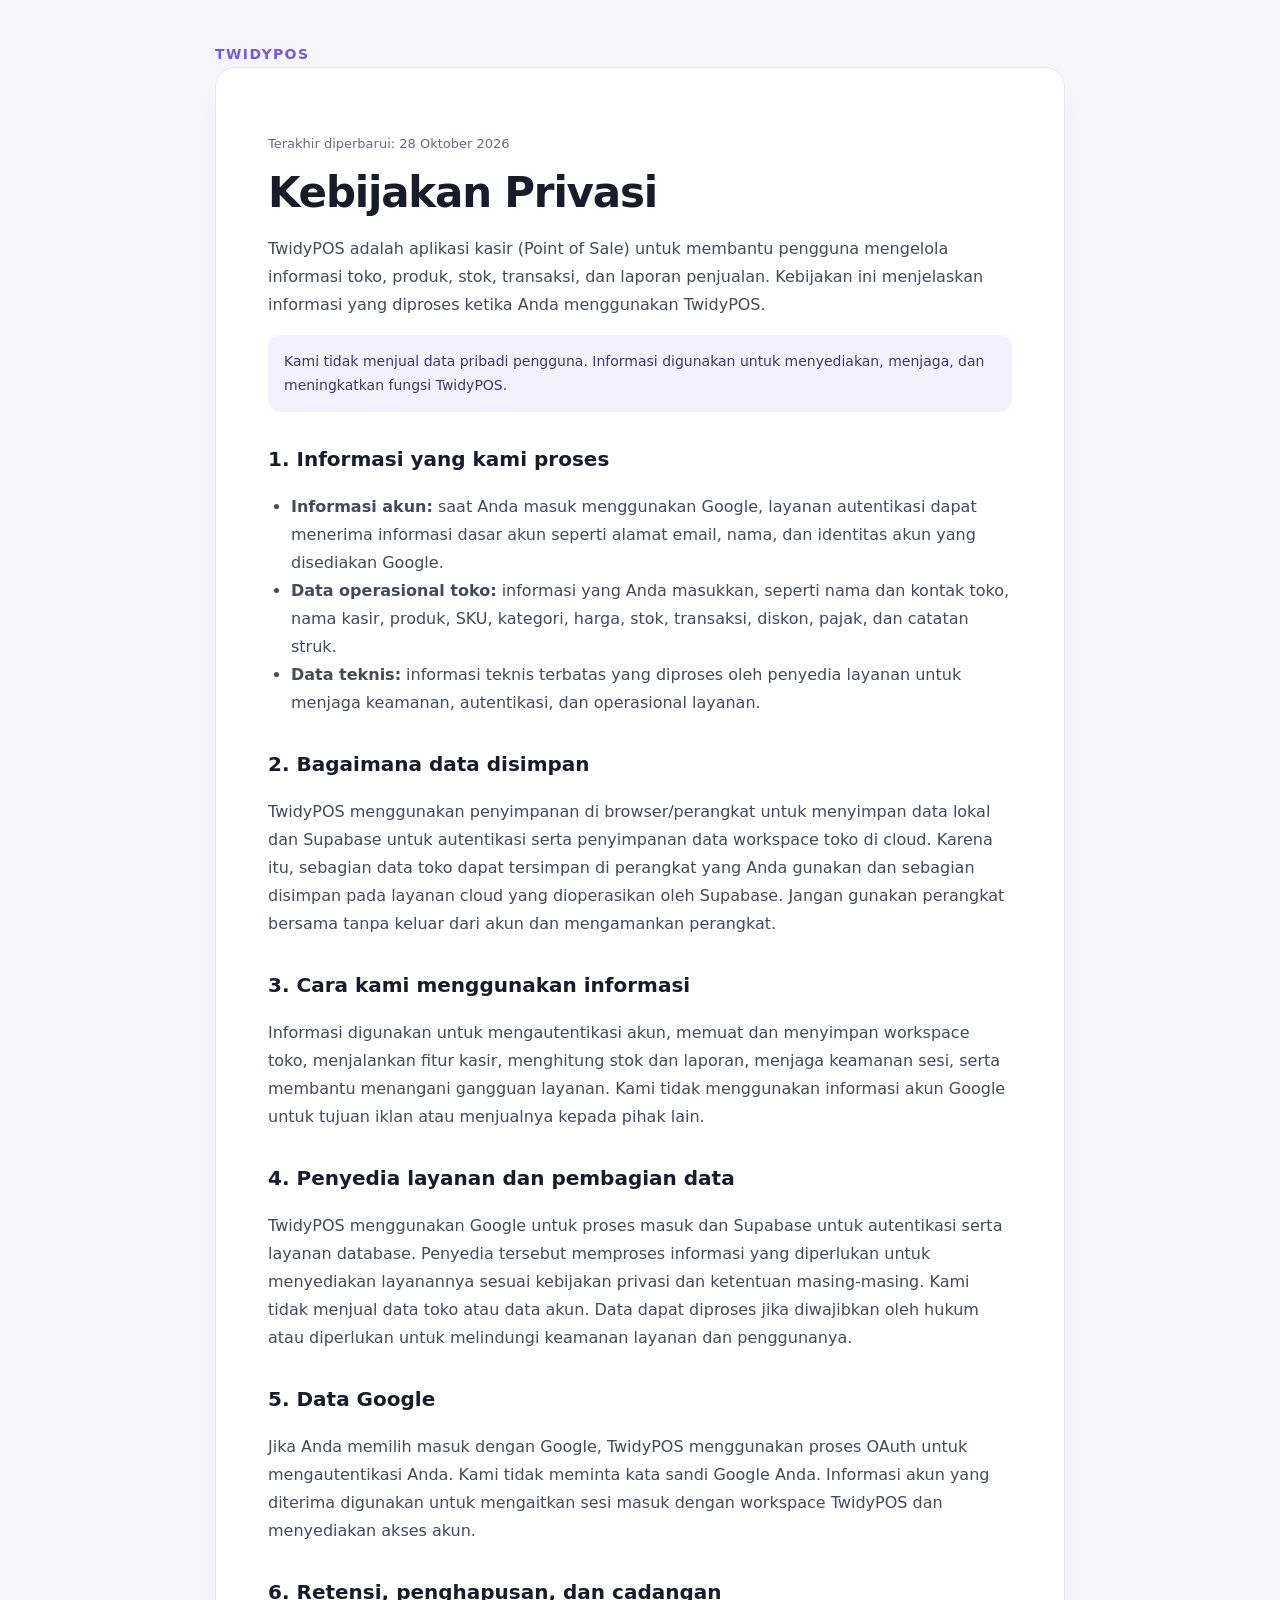
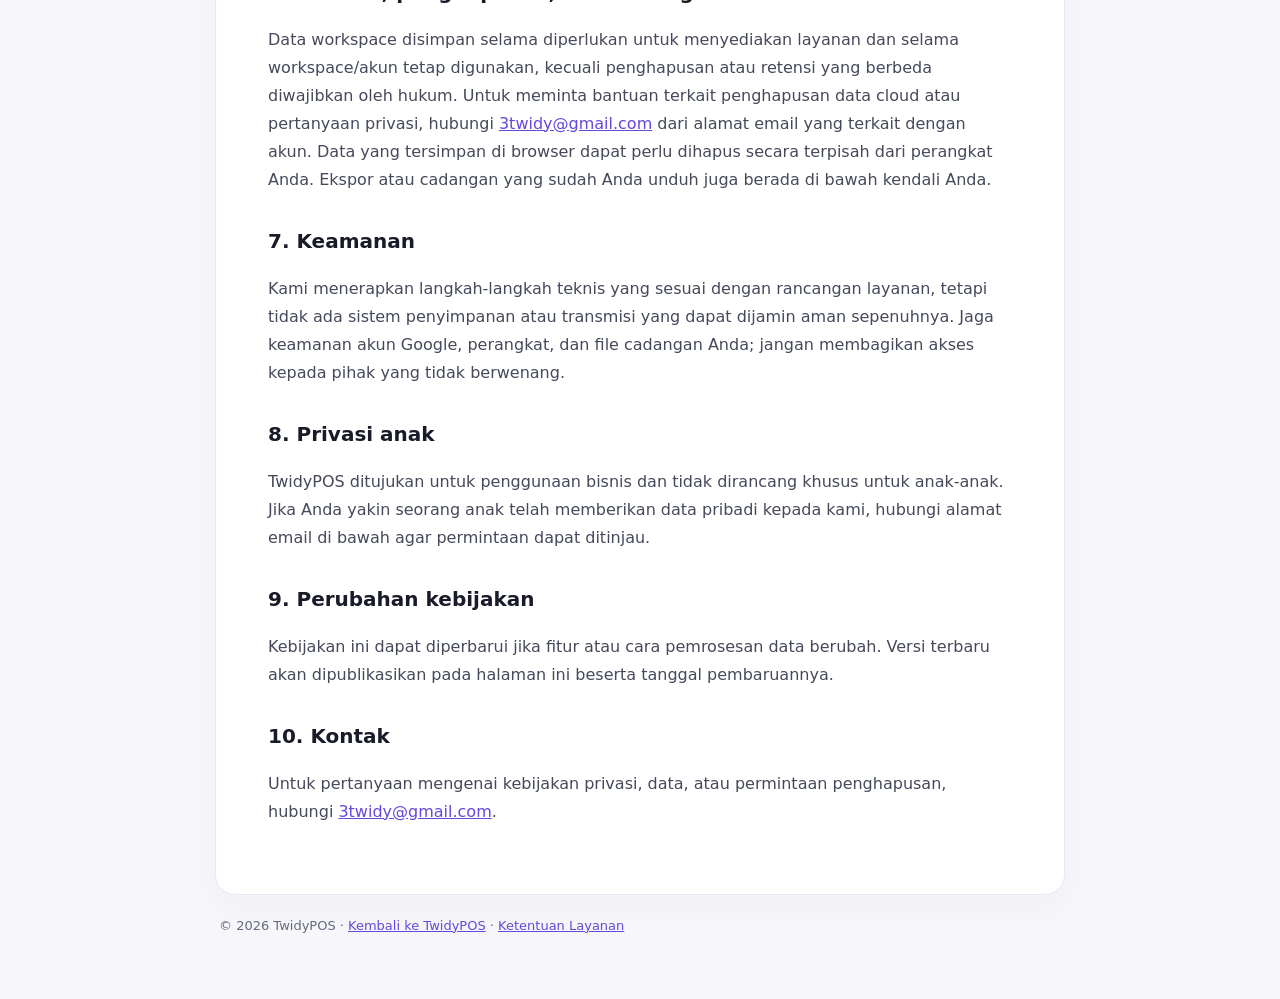
<file: privacy/index.html>
<!doctype html>
<html lang="id">
<head>
<meta charset="utf-8"><meta name="viewport" content="width=device-width,initial-scale=1">
<meta name="robots" content="index,follow"><meta name="theme-color" content="#171827">
<title>Kebijakan Privasi — TwidyPOS</title>
<style>
:root{color-scheme:light;--ink:#191b29;--muted:#666b7c;--line:#e8e8f0;--purple:#7658ef;--bg:#f7f7fb}*{box-sizing:border-box}body{margin:0;background:var(--bg);color:var(--ink);font:16px/1.75 system-ui,-apple-system,Segoe UI,sans-serif}.wrap{width:min(850px,calc(100% - 32px));margin:42px auto}.brand{font-size:14px;font-weight:800;letter-spacing:1.4px;color:var(--purple)}main{background:#fff;border:1px solid var(--line);border-radius:20px;padding:clamp(22px,5vw,52px);box-shadow:0 12px 40px #20243a08}h1{font-size:clamp(30px,5vw,42px);line-height:1.2;letter-spacing:-1.2px;margin:12px 0}h2{font-size:20px;margin:30px 0 8px}p,li{color:#45495a}a{color:#6548db;overflow-wrap:anywhere}.date{font-size:13px;color:var(--muted)}.notice{background:#f4f1ff;border-radius:12px;padding:14px 16px;color:#40366c;font-size:14px}footer{padding:20px 4px;color:var(--muted);font-size:13px}ul{padding-left:23px}
</style>
</head>
<body><div class="wrap"><div class="brand">TWIDYPOS</div><main>
<p class="date">Terakhir diperbarui: 28 Oktober 2026</p><h1>Kebijakan Privasi</h1>
<p>TwidyPOS adalah aplikasi kasir (Point of Sale) untuk membantu pengguna mengelola informasi toko, produk, stok, transaksi, dan laporan penjualan. Kebijakan ini menjelaskan informasi yang diproses ketika Anda menggunakan TwidyPOS.</p>
<div class="notice">Kami tidak menjual data pribadi pengguna. Informasi digunakan untuk menyediakan, menjaga, dan meningkatkan fungsi TwidyPOS.</div>
<h2>1. Informasi yang kami proses</h2>
<ul><li><strong>Informasi akun:</strong> saat Anda masuk menggunakan Google, layanan autentikasi dapat menerima informasi dasar akun seperti alamat email, nama, dan identitas akun yang disediakan Google.</li><li><strong>Data operasional toko:</strong> informasi yang Anda masukkan, seperti nama dan kontak toko, nama kasir, produk, SKU, kategori, harga, stok, transaksi, diskon, pajak, dan catatan struk.</li><li><strong>Data teknis:</strong> informasi teknis terbatas yang diproses oleh penyedia layanan untuk menjaga keamanan, autentikasi, dan operasional layanan.</li></ul>
<h2>2. Bagaimana data disimpan</h2>
<p>TwidyPOS menggunakan penyimpanan di browser/perangkat untuk menyimpan data lokal dan Supabase untuk autentikasi serta penyimpanan data workspace toko di cloud. Karena itu, sebagian data toko dapat tersimpan di perangkat yang Anda gunakan dan sebagian disimpan pada layanan cloud yang dioperasikan oleh Supabase. Jangan gunakan perangkat bersama tanpa keluar dari akun dan mengamankan perangkat.</p>
<h2>3. Cara kami menggunakan informasi</h2>
<p>Informasi digunakan untuk mengautentikasi akun, memuat dan menyimpan workspace toko, menjalankan fitur kasir, menghitung stok dan laporan, menjaga keamanan sesi, serta membantu menangani gangguan layanan. Kami tidak menggunakan informasi akun Google untuk tujuan iklan atau menjualnya kepada pihak lain.</p>
<h2>4. Penyedia layanan dan pembagian data</h2>
<p>TwidyPOS menggunakan Google untuk proses masuk dan Supabase untuk autentikasi serta layanan database. Penyedia tersebut memproses informasi yang diperlukan untuk menyediakan layanannya sesuai kebijakan privasi dan ketentuan masing-masing. Kami tidak menjual data toko atau data akun. Data dapat diproses jika diwajibkan oleh hukum atau diperlukan untuk melindungi keamanan layanan dan penggunanya.</p>
<h2>5. Data Google</h2>
<p>Jika Anda memilih masuk dengan Google, TwidyPOS menggunakan proses OAuth untuk mengautentikasi Anda. Kami tidak meminta kata sandi Google Anda. Informasi akun yang diterima digunakan untuk mengaitkan sesi masuk dengan workspace TwidyPOS dan menyediakan akses akun.</p>
<h2>6. Retensi, penghapusan, dan cadangan</h2>
<p>Data workspace disimpan selama diperlukan untuk menyediakan layanan dan selama workspace/akun tetap digunakan, kecuali penghapusan atau retensi yang berbeda diwajibkan oleh hukum. Untuk meminta bantuan terkait penghapusan data cloud atau pertanyaan privasi, hubungi <a href="mailto:3twidy@gmail.com">3twidy@gmail.com</a> dari alamat email yang terkait dengan akun. Data yang tersimpan di browser dapat perlu dihapus secara terpisah dari perangkat Anda. Ekspor atau cadangan yang sudah Anda unduh juga berada di bawah kendali Anda.</p>
<h2>7. Keamanan</h2>
<p>Kami menerapkan langkah-langkah teknis yang sesuai dengan rancangan layanan, tetapi tidak ada sistem penyimpanan atau transmisi yang dapat dijamin aman sepenuhnya. Jaga keamanan akun Google, perangkat, dan file cadangan Anda; jangan membagikan akses kepada pihak yang tidak berwenang.</p>
<h2>8. Privasi anak</h2>
<p>TwidyPOS ditujukan untuk penggunaan bisnis dan tidak dirancang khusus untuk anak-anak. Jika Anda yakin seorang anak telah memberikan data pribadi kepada kami, hubungi alamat email di bawah agar permintaan dapat ditinjau.</p>
<h2>9. Perubahan kebijakan</h2>
<p>Kebijakan ini dapat diperbarui jika fitur atau cara pemrosesan data berubah. Versi terbaru akan dipublikasikan pada halaman ini beserta tanggal pembaruannya.</p>
<h2>10. Kontak</h2>
<p>Untuk pertanyaan mengenai kebijakan privasi, data, atau permintaan penghapusan, hubungi <a href="mailto:3twidy@gmail.com">3twidy@gmail.com</a>.</p>
</main><footer>© 2026 TwidyPOS · <a href="/">Kembali ke TwidyPOS</a> · <a href="/terms">Ketentuan Layanan</a></footer></div></body></html>
</file>
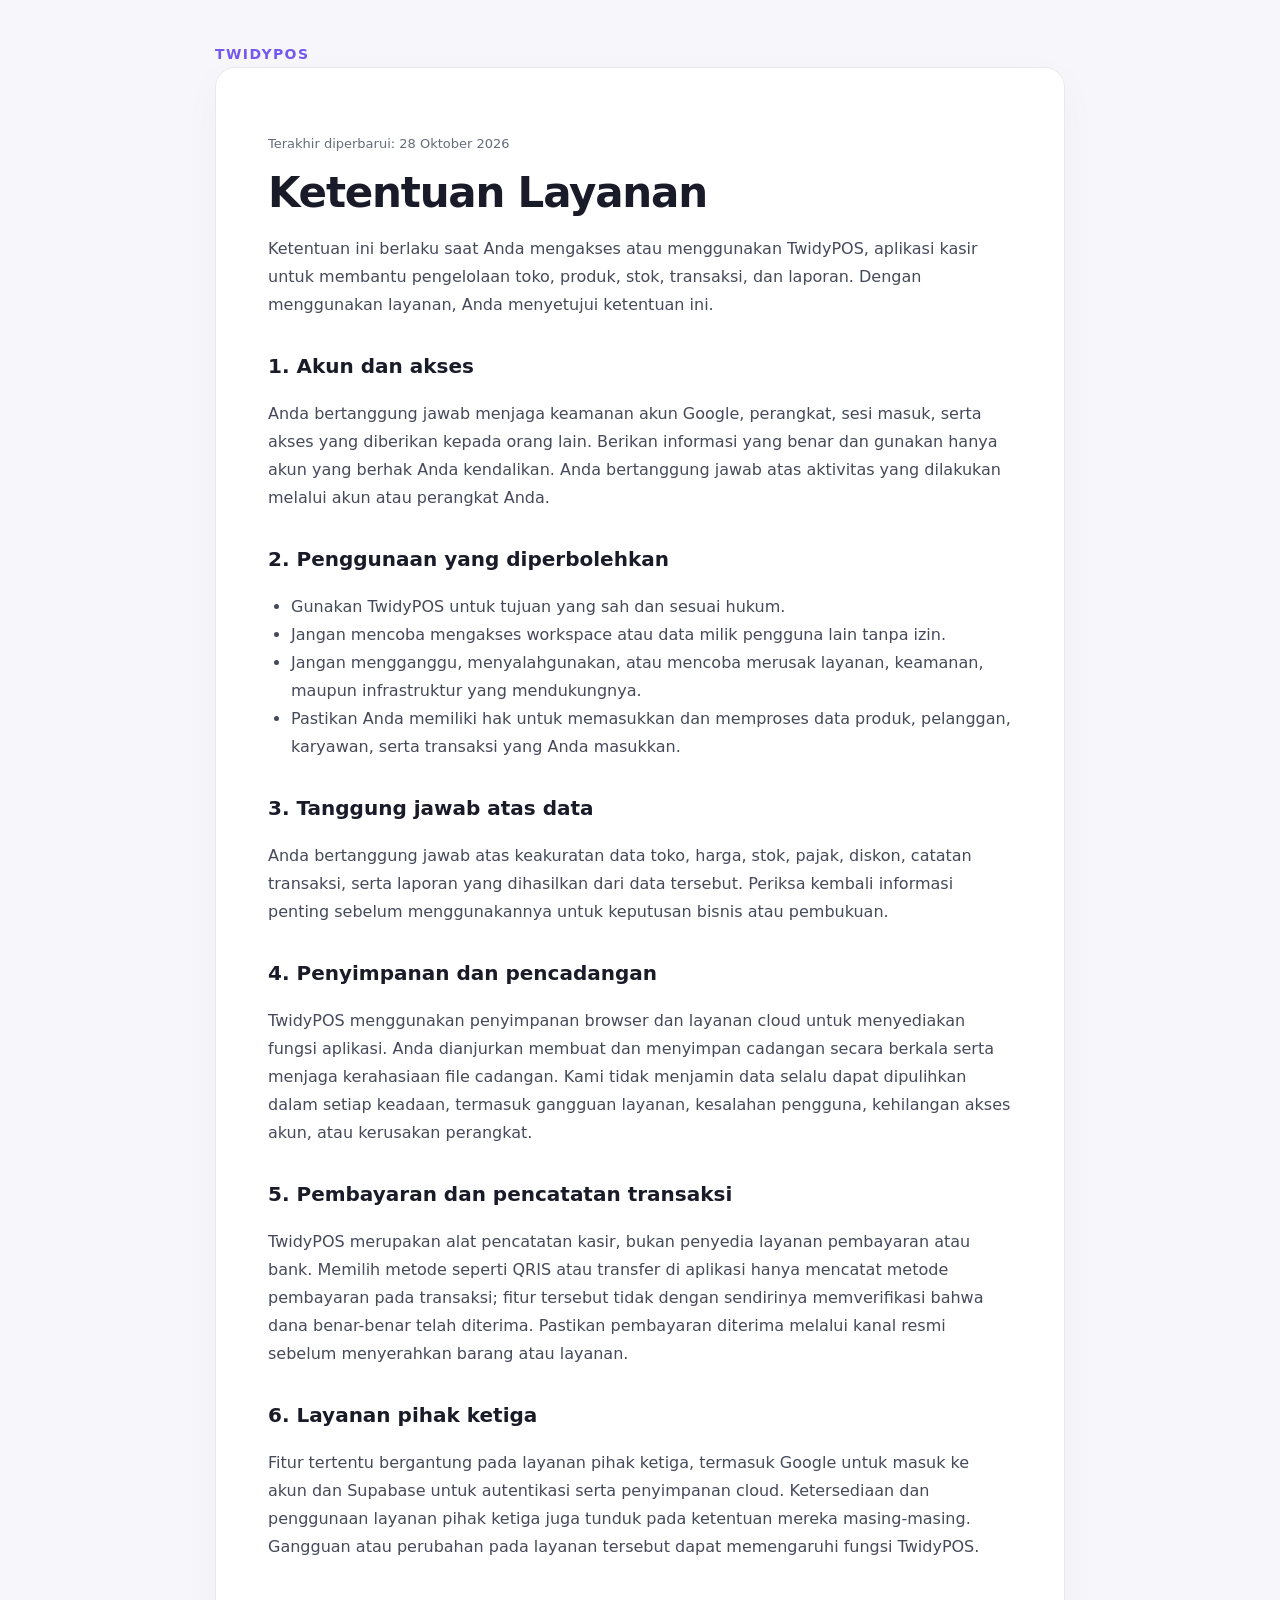
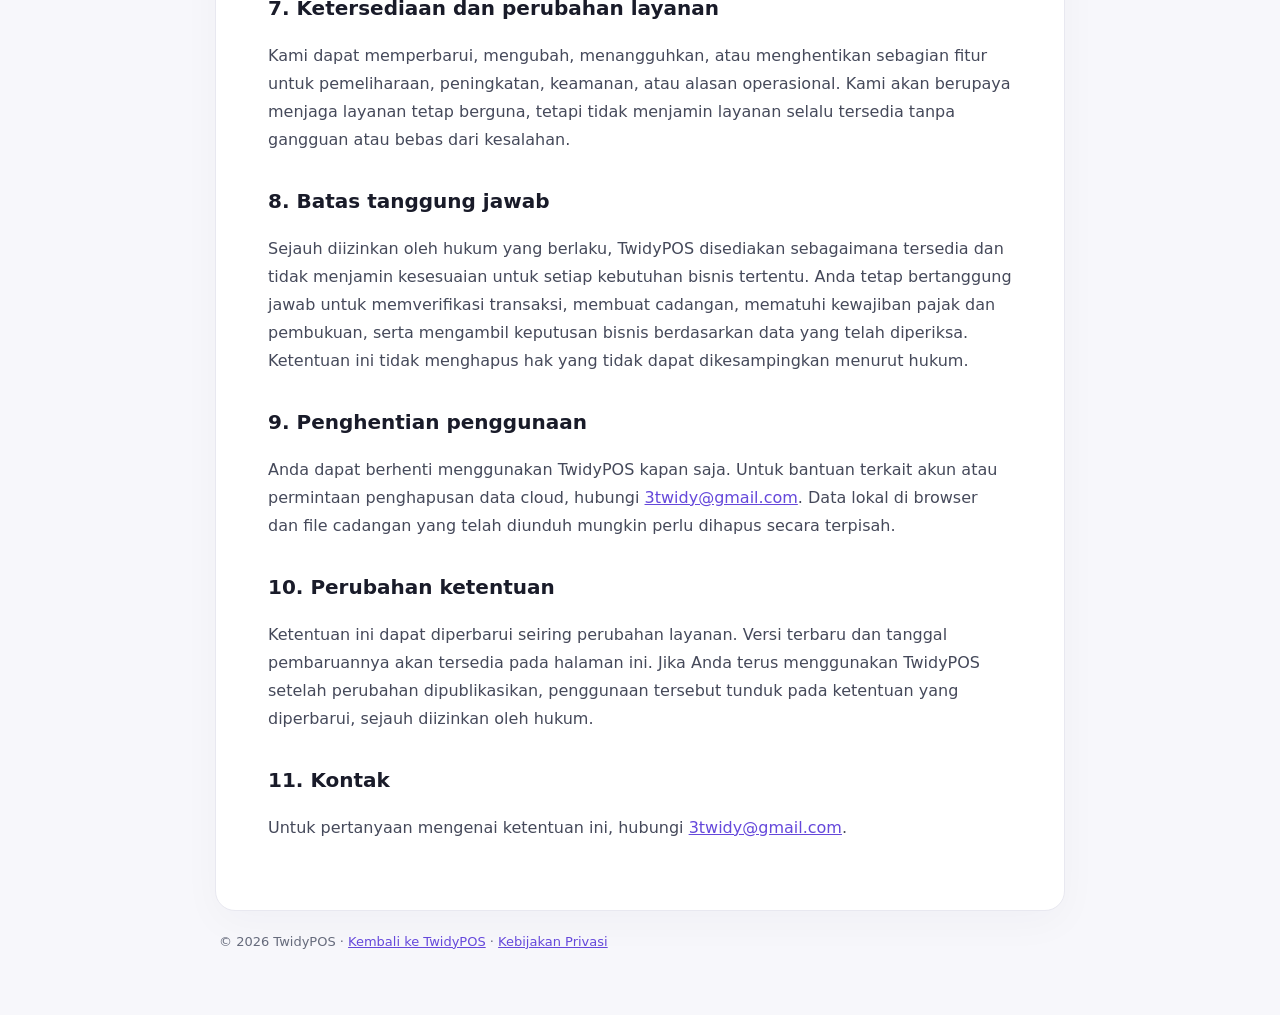
<file: terms/index.html>
<!doctype html>
<html lang="id">
<head>
<meta charset="utf-8"><meta name="viewport" content="width=device-width,initial-scale=1">
<meta name="robots" content="index,follow"><meta name="theme-color" content="#171827">
<title>Ketentuan Layanan — TwidyPOS</title>
<style>
:root{color-scheme:light;--ink:#191b29;--muted:#666b7c;--line:#e8e8f0;--purple:#7658ef;--bg:#f7f7fb}*{box-sizing:border-box}body{margin:0;background:var(--bg);color:var(--ink);font:16px/1.75 system-ui,-apple-system,Segoe UI,sans-serif}.wrap{width:min(850px,calc(100% - 32px));margin:42px auto}.brand{font-size:14px;font-weight:800;letter-spacing:1.4px;color:var(--purple)}main{background:#fff;border:1px solid var(--line);border-radius:20px;padding:clamp(22px,5vw,52px);box-shadow:0 12px 40px #20243a08}h1{font-size:clamp(30px,5vw,42px);line-height:1.2;letter-spacing:-1.2px;margin:12px 0}h2{font-size:20px;margin:30px 0 8px}p,li{color:#45495a}a{color:#6548db;overflow-wrap:anywhere}.date{font-size:13px;color:var(--muted)}.notice{background:#f4f1ff;border-radius:12px;padding:14px 16px;color:#40366c;font-size:14px}footer{padding:20px 4px;color:var(--muted);font-size:13px}ul{padding-left:23px}
</style>
</head>
<body><div class="wrap"><div class="brand">TWIDYPOS</div><main>
<p class="date">Terakhir diperbarui: 28 Oktober 2026</p><h1>Ketentuan Layanan</h1>
<p>Ketentuan ini berlaku saat Anda mengakses atau menggunakan TwidyPOS, aplikasi kasir untuk membantu pengelolaan toko, produk, stok, transaksi, dan laporan. Dengan menggunakan layanan, Anda menyetujui ketentuan ini.</p>
<h2>1. Akun dan akses</h2>
<p>Anda bertanggung jawab menjaga keamanan akun Google, perangkat, sesi masuk, serta akses yang diberikan kepada orang lain. Berikan informasi yang benar dan gunakan hanya akun yang berhak Anda kendalikan. Anda bertanggung jawab atas aktivitas yang dilakukan melalui akun atau perangkat Anda.</p>
<h2>2. Penggunaan yang diperbolehkan</h2>
<ul><li>Gunakan TwidyPOS untuk tujuan yang sah dan sesuai hukum.</li><li>Jangan mencoba mengakses workspace atau data milik pengguna lain tanpa izin.</li><li>Jangan mengganggu, menyalahgunakan, atau mencoba merusak layanan, keamanan, maupun infrastruktur yang mendukungnya.</li><li>Pastikan Anda memiliki hak untuk memasukkan dan memproses data produk, pelanggan, karyawan, serta transaksi yang Anda masukkan.</li></ul>
<h2>3. Tanggung jawab atas data</h2>
<p>Anda bertanggung jawab atas keakuratan data toko, harga, stok, pajak, diskon, catatan transaksi, serta laporan yang dihasilkan dari data tersebut. Periksa kembali informasi penting sebelum menggunakannya untuk keputusan bisnis atau pembukuan.</p>
<h2>4. Penyimpanan dan pencadangan</h2>
<p>TwidyPOS menggunakan penyimpanan browser dan layanan cloud untuk menyediakan fungsi aplikasi. Anda dianjurkan membuat dan menyimpan cadangan secara berkala serta menjaga kerahasiaan file cadangan. Kami tidak menjamin data selalu dapat dipulihkan dalam setiap keadaan, termasuk gangguan layanan, kesalahan pengguna, kehilangan akses akun, atau kerusakan perangkat.</p>
<h2>5. Pembayaran dan pencatatan transaksi</h2>
<p>TwidyPOS merupakan alat pencatatan kasir, bukan penyedia layanan pembayaran atau bank. Memilih metode seperti QRIS atau transfer di aplikasi hanya mencatat metode pembayaran pada transaksi; fitur tersebut tidak dengan sendirinya memverifikasi bahwa dana benar-benar telah diterima. Pastikan pembayaran diterima melalui kanal resmi sebelum menyerahkan barang atau layanan.</p>
<h2>6. Layanan pihak ketiga</h2>
<p>Fitur tertentu bergantung pada layanan pihak ketiga, termasuk Google untuk masuk ke akun dan Supabase untuk autentikasi serta penyimpanan cloud. Ketersediaan dan penggunaan layanan pihak ketiga juga tunduk pada ketentuan mereka masing-masing. Gangguan atau perubahan pada layanan tersebut dapat memengaruhi fungsi TwidyPOS.</p>
<h2>7. Ketersediaan dan perubahan layanan</h2>
<p>Kami dapat memperbarui, mengubah, menangguhkan, atau menghentikan sebagian fitur untuk pemeliharaan, peningkatan, keamanan, atau alasan operasional. Kami akan berupaya menjaga layanan tetap berguna, tetapi tidak menjamin layanan selalu tersedia tanpa gangguan atau bebas dari kesalahan.</p>
<h2>8. Batas tanggung jawab</h2>
<p>Sejauh diizinkan oleh hukum yang berlaku, TwidyPOS disediakan sebagaimana tersedia dan tidak menjamin kesesuaian untuk setiap kebutuhan bisnis tertentu. Anda tetap bertanggung jawab untuk memverifikasi transaksi, membuat cadangan, mematuhi kewajiban pajak dan pembukuan, serta mengambil keputusan bisnis berdasarkan data yang telah diperiksa. Ketentuan ini tidak menghapus hak yang tidak dapat dikesampingkan menurut hukum.</p>
<h2>9. Penghentian penggunaan</h2>
<p>Anda dapat berhenti menggunakan TwidyPOS kapan saja. Untuk bantuan terkait akun atau permintaan penghapusan data cloud, hubungi <a href="mailto:3twidy@gmail.com">3twidy@gmail.com</a>. Data lokal di browser dan file cadangan yang telah diunduh mungkin perlu dihapus secara terpisah.</p>
<h2>10. Perubahan ketentuan</h2>
<p>Ketentuan ini dapat diperbarui seiring perubahan layanan. Versi terbaru dan tanggal pembaruannya akan tersedia pada halaman ini. Jika Anda terus menggunakan TwidyPOS setelah perubahan dipublikasikan, penggunaan tersebut tunduk pada ketentuan yang diperbarui, sejauh diizinkan oleh hukum.</p>
<h2>11. Kontak</h2>
<p>Untuk pertanyaan mengenai ketentuan ini, hubungi <a href="mailto:3twidy@gmail.com">3twidy@gmail.com</a>.</p>
</main><footer>© 2026 TwidyPOS · <a href="/">Kembali ke TwidyPOS</a> · <a href="/privacy">Kebijakan Privasi</a></footer></div></body></html>
</file>
